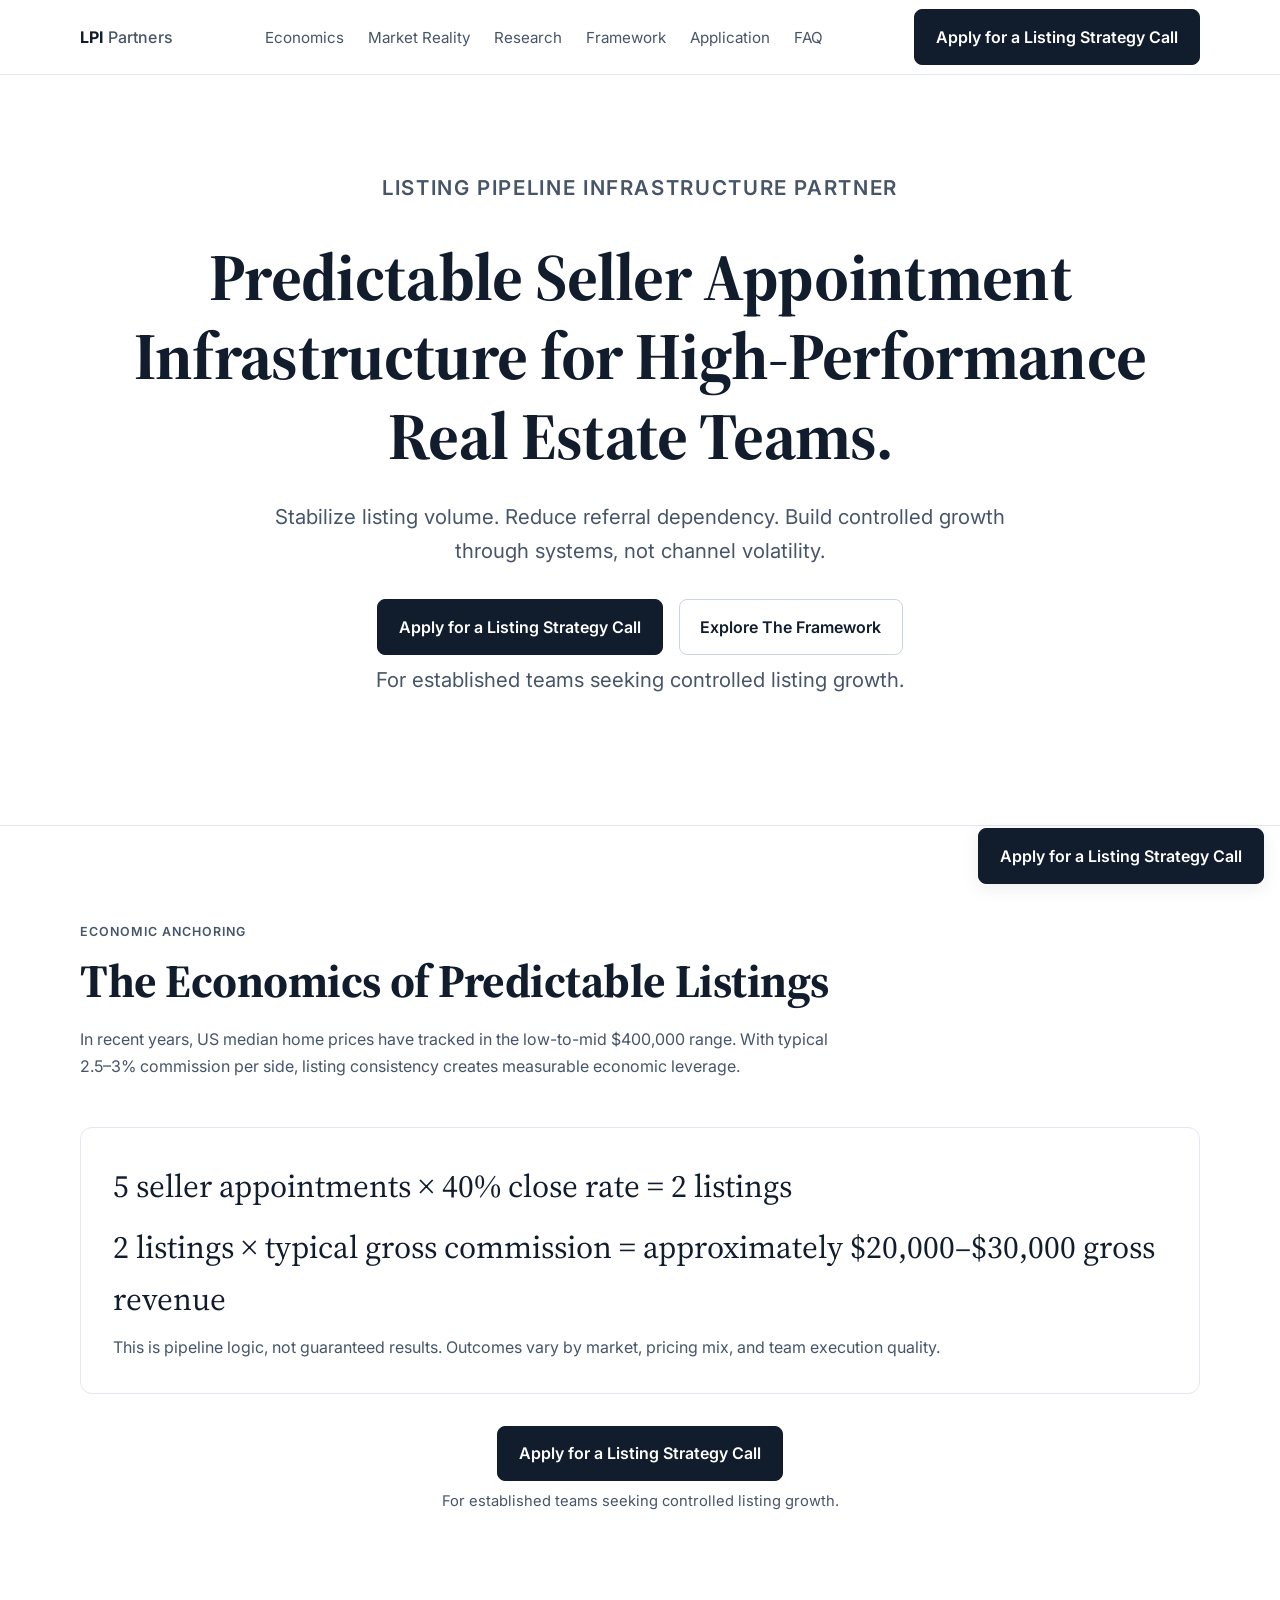
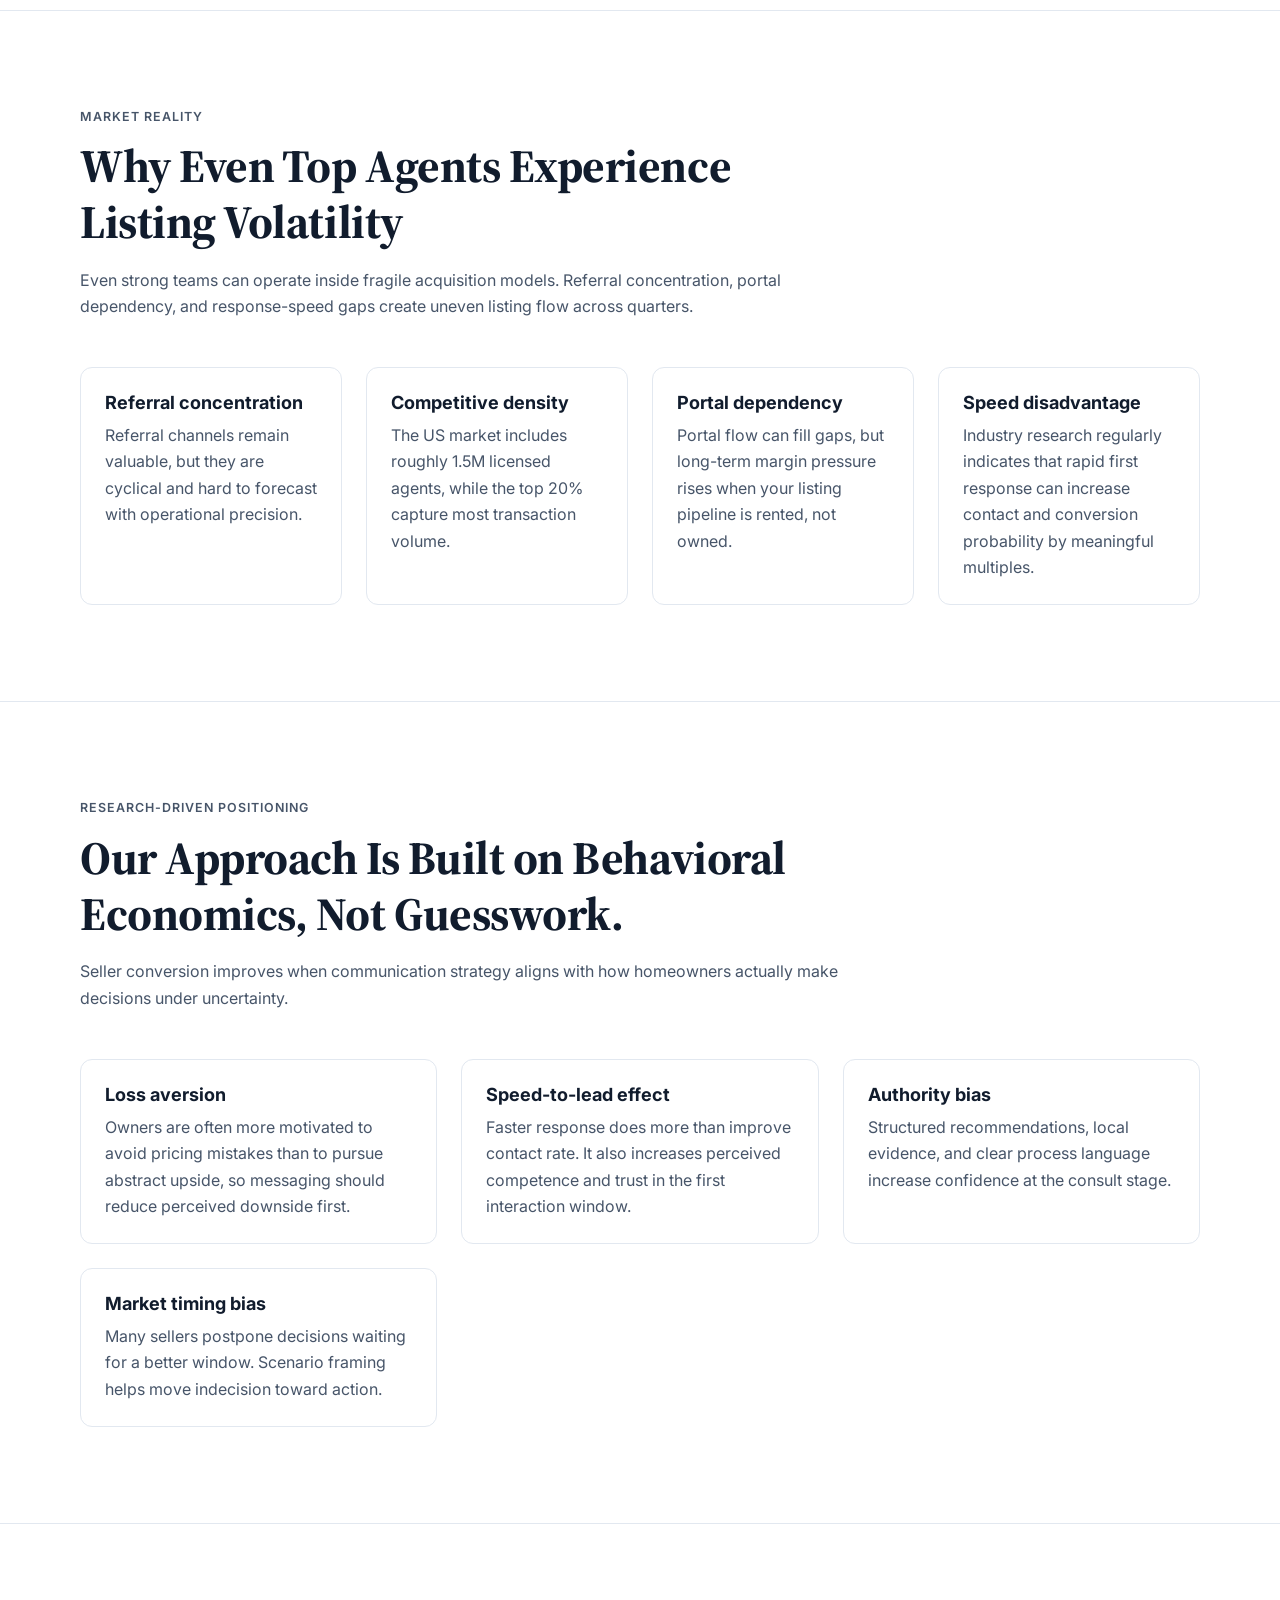
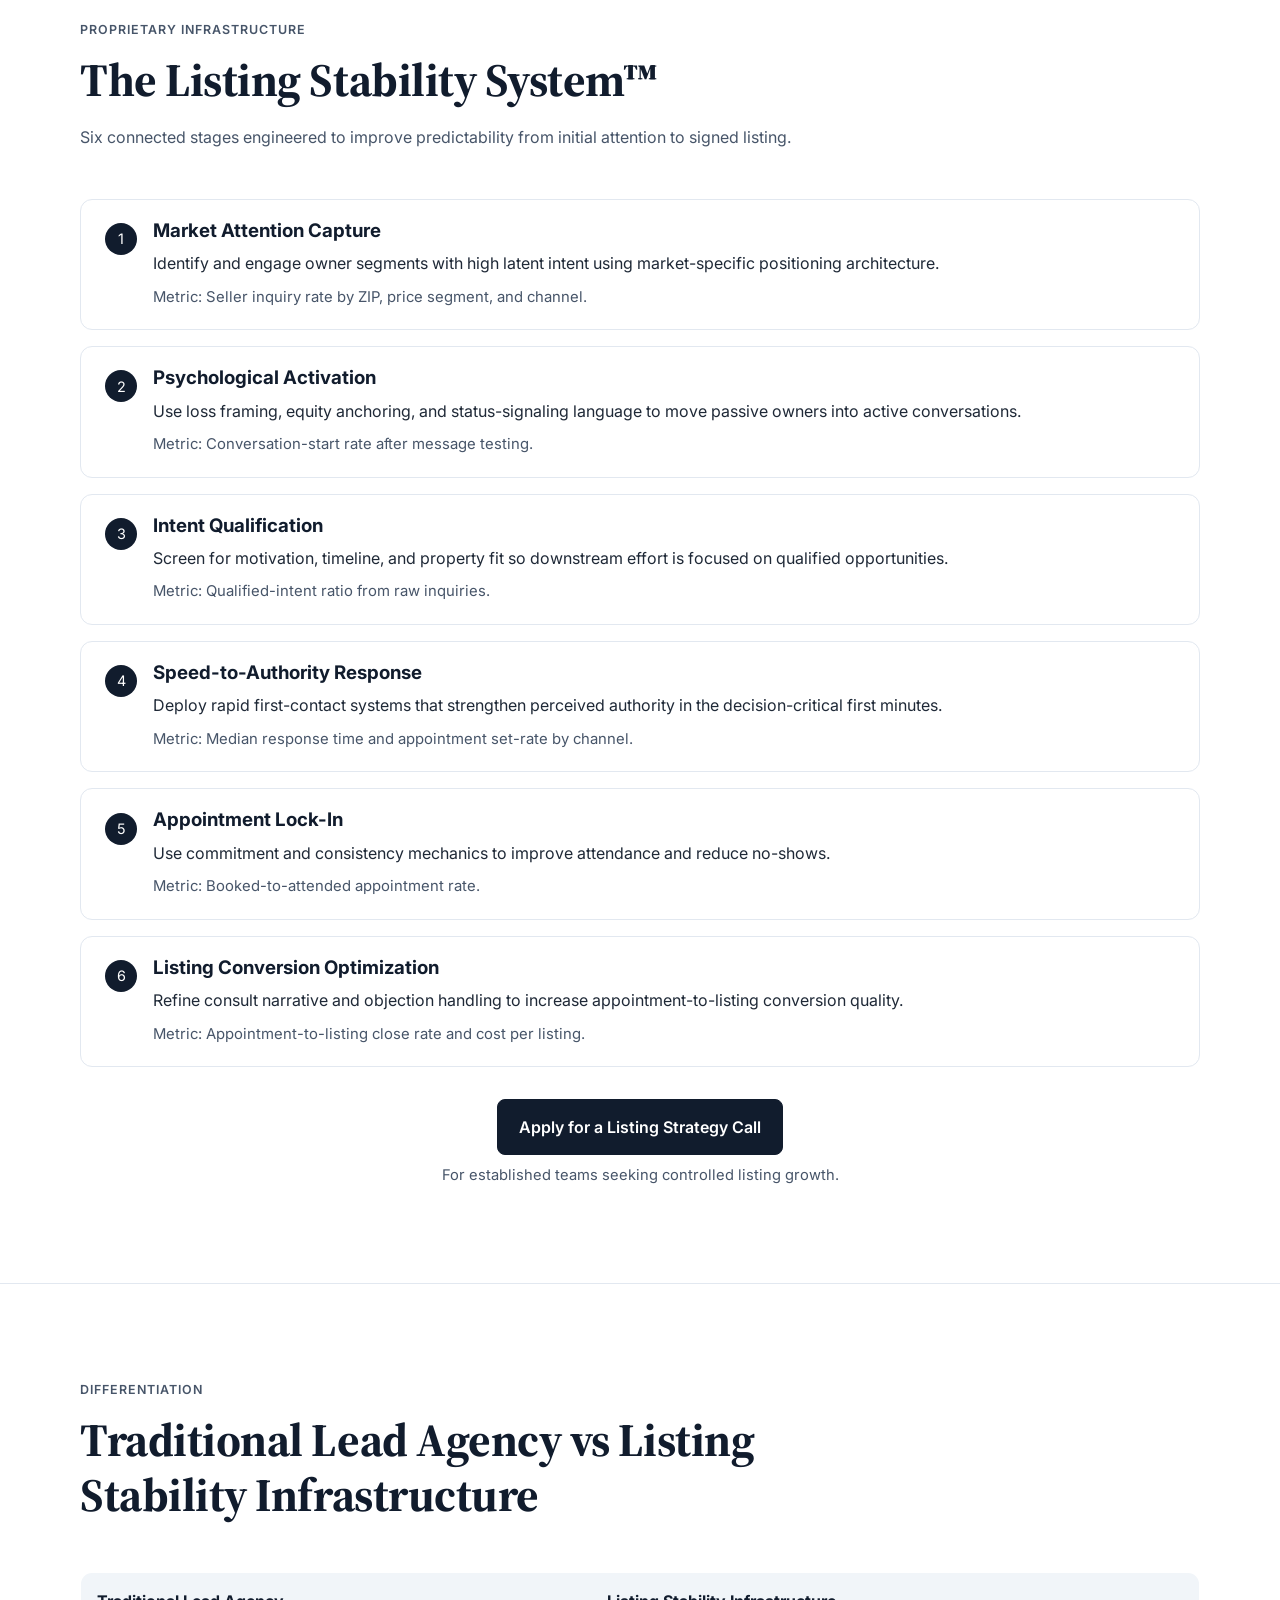
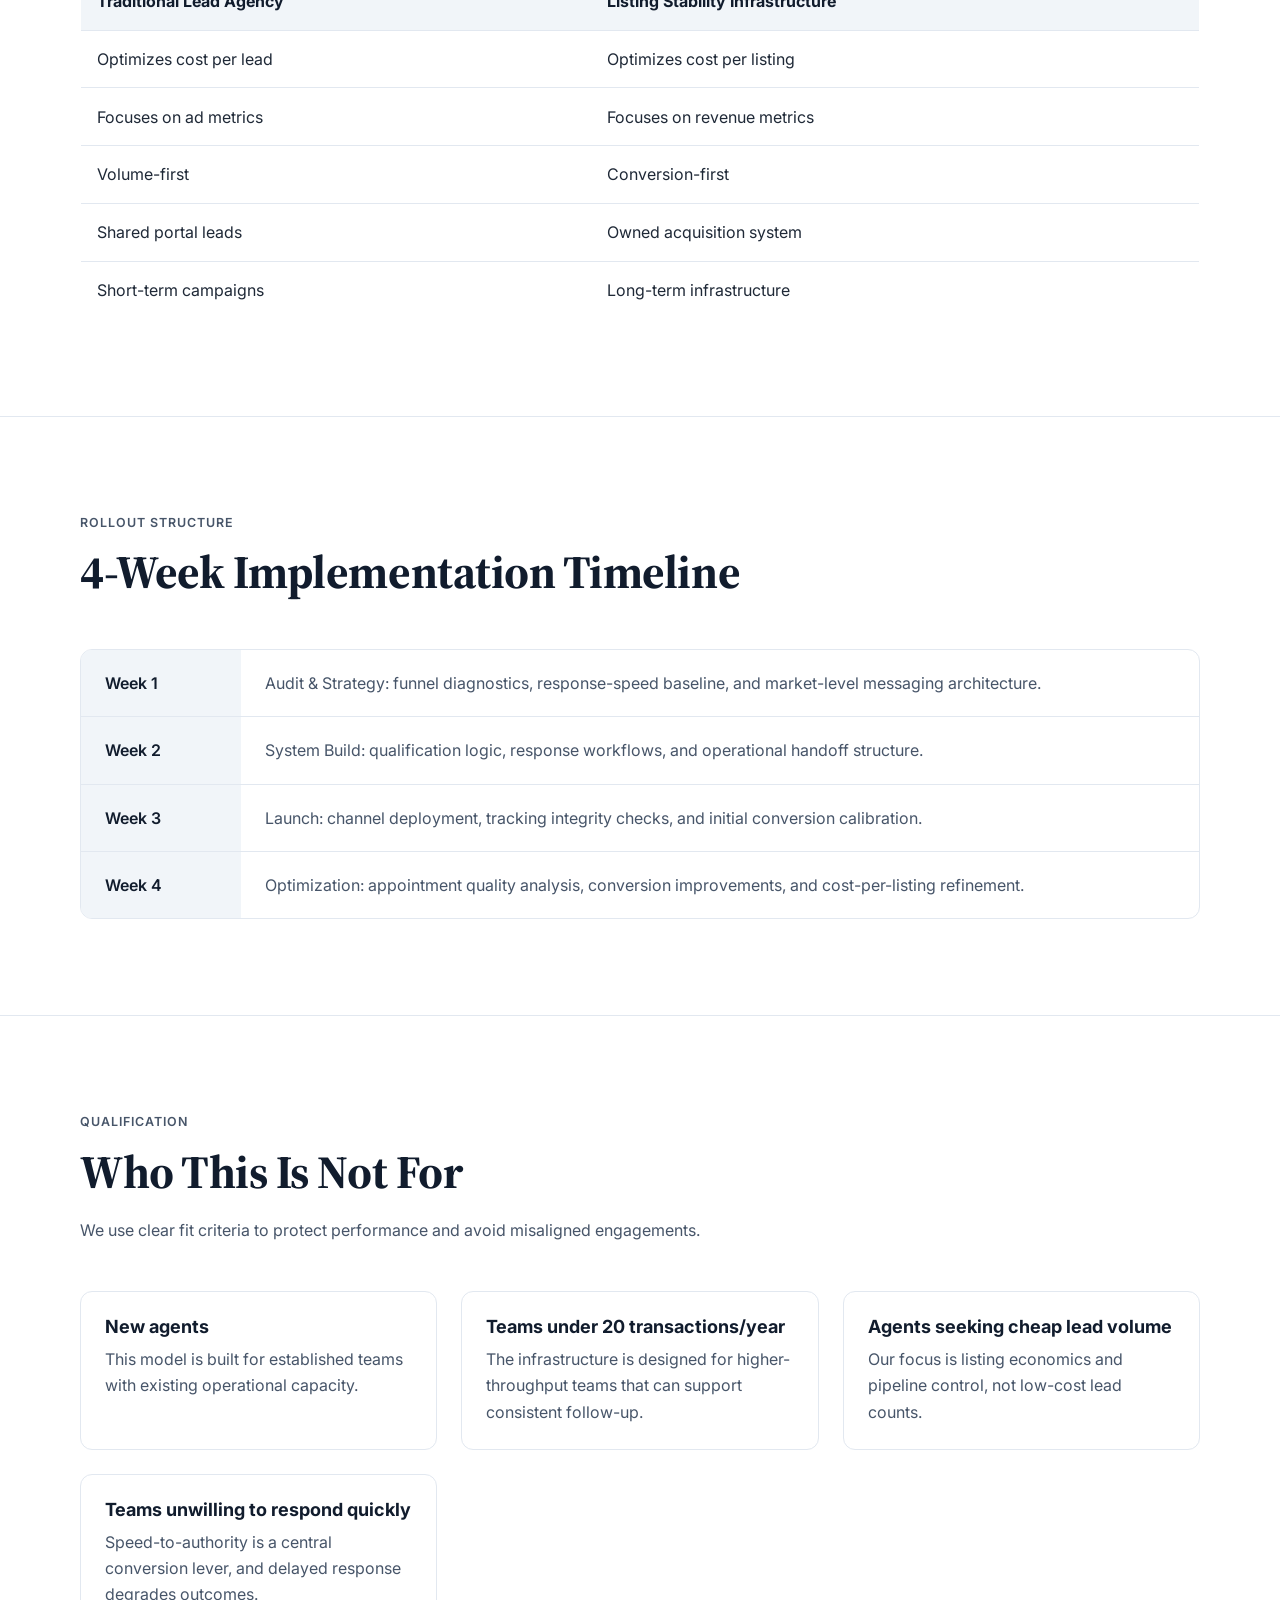
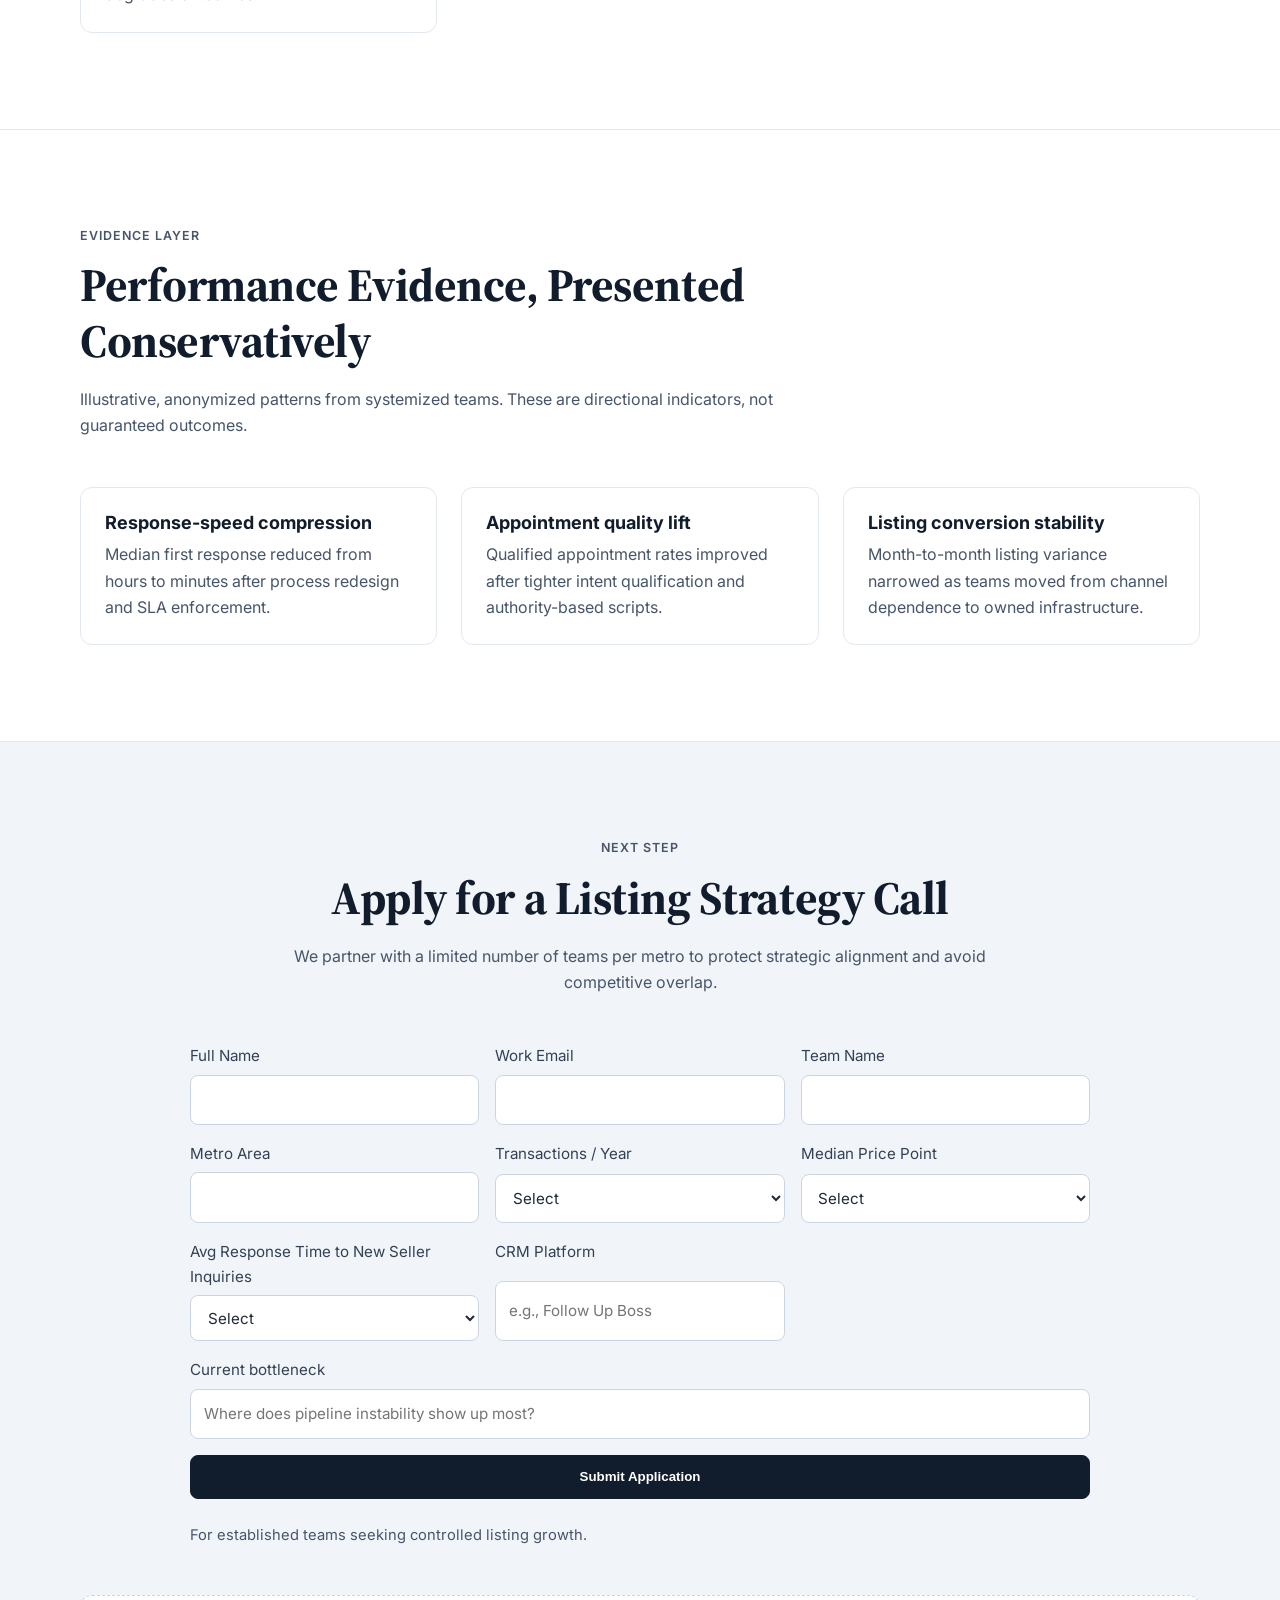
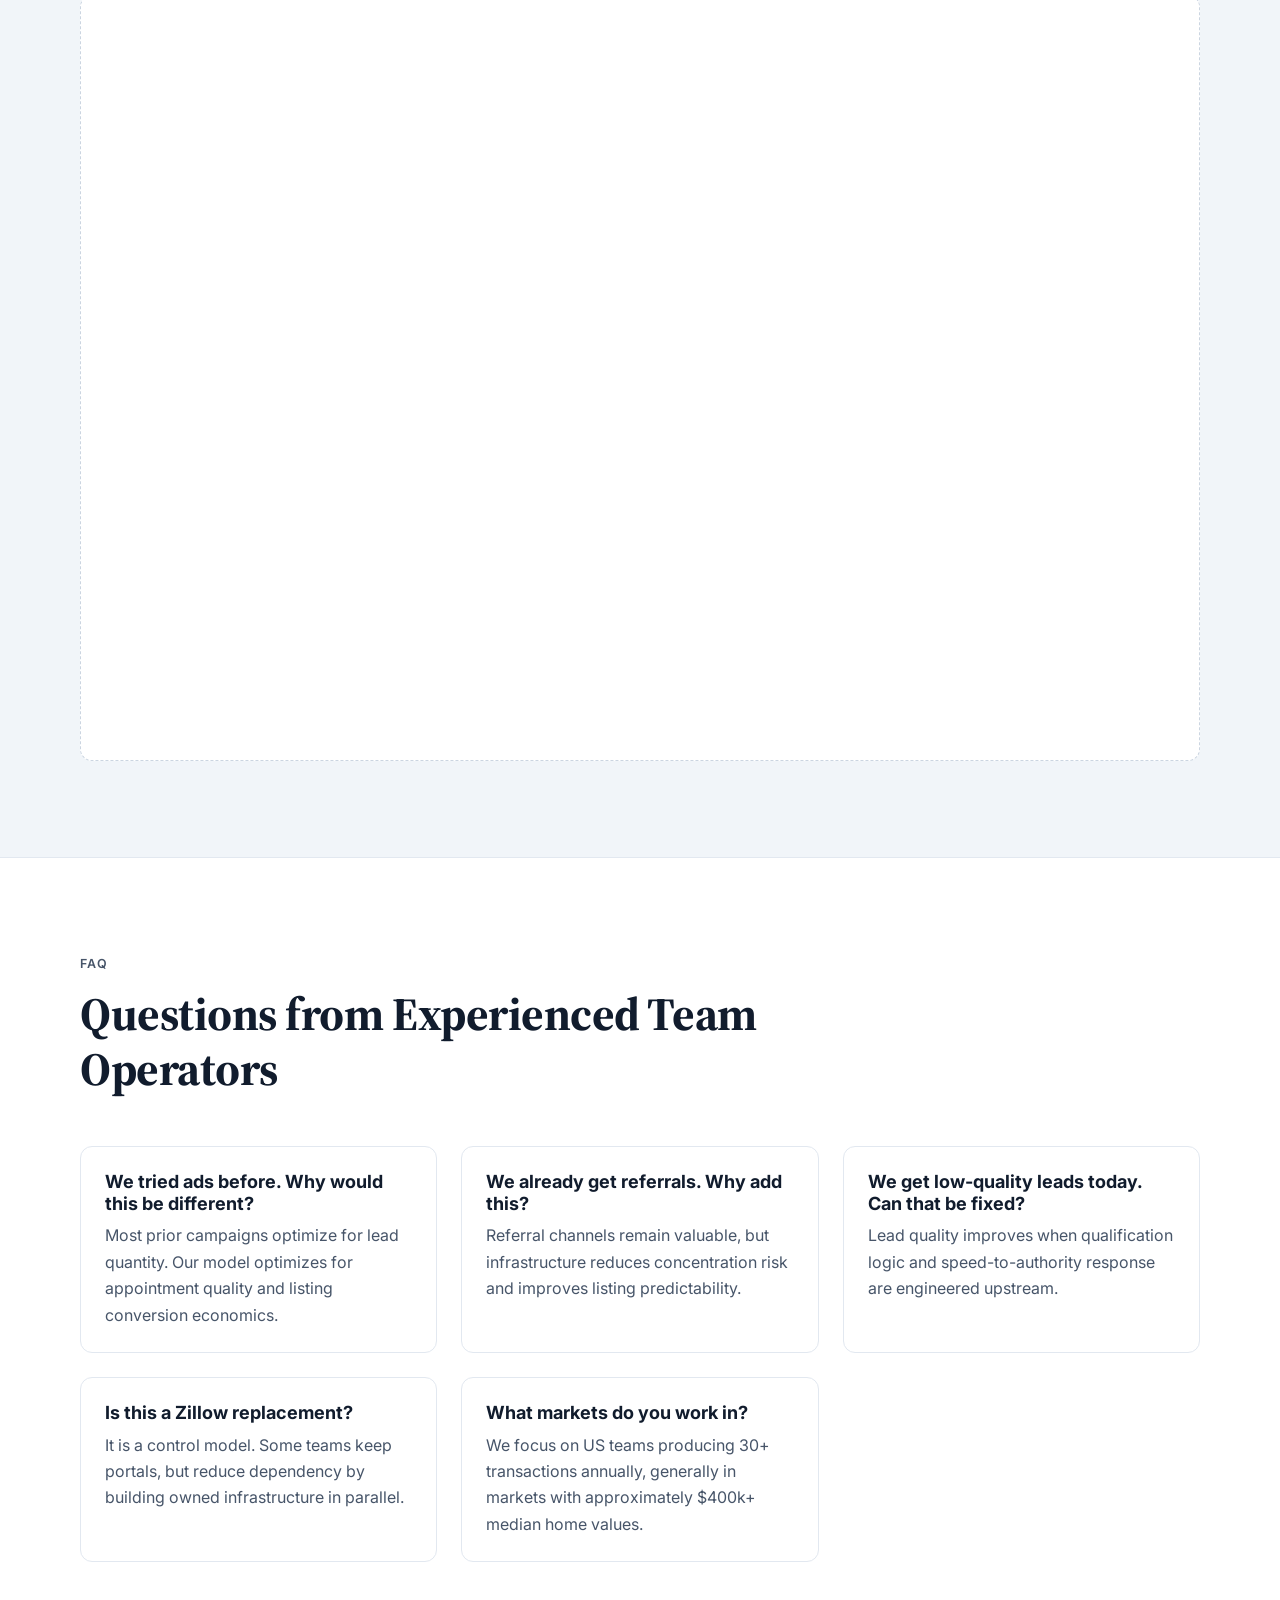
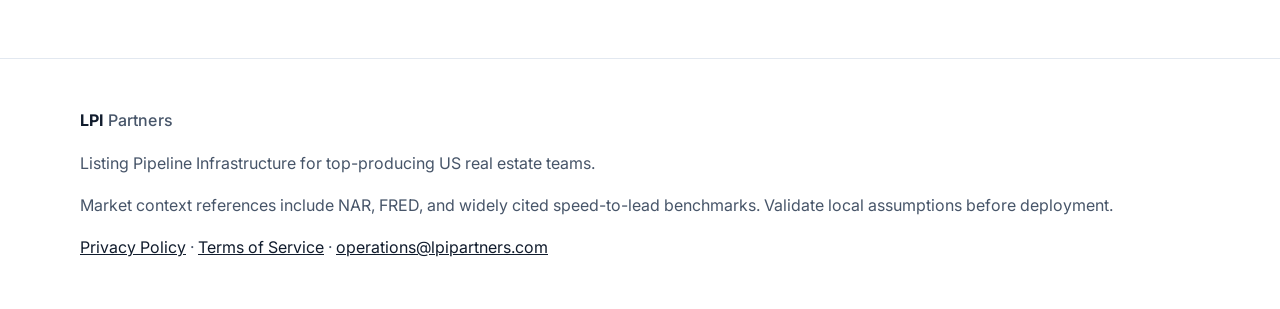
<file: index.html>
<!doctype html>
<html lang="en">
  <head>
    <meta charset="UTF-8" />
    <meta name="viewport" content="width=device-width, initial-scale=1.0" />
    <title>Listing Pipeline Infrastructure for Top-Producing Real Estate Teams</title>
    <meta
      name="description"
      content="Predictable seller appointment infrastructure for established US real estate teams. Shift from cost per lead to cost per listing with The Listing Stability System™."
    />
    <meta
      name="keywords"
      content="listing pipeline infrastructure, seller appointment infrastructure, cost per listing, listing stability system, real estate team growth"
    />
    <meta name="theme-color" content="#0b1320" />
    <meta property="og:title" content="Listing Pipeline Infrastructure Partner" />
    <meta
      property="og:description"
      content="Stabilize listing volume with systems-driven seller acquisition infrastructure for high-performance real estate teams."
    />
    <meta property="og:type" content="website" />
    <meta property="og:url" content="https://lpipartners.com/" />
    <meta property="og:image" content="https://lpipartners.com/assets/og-listing-infrastructure.jpg" />
    <meta name="twitter:card" content="summary_large_image" />
    <meta name="twitter:title" content="Listing Pipeline Infrastructure Partner" />
    <meta
      name="twitter:description"
      content="Predictable seller appointment infrastructure for established US real estate teams."
    />
    <meta name="twitter:image" content="https://lpipartners.com/assets/og-listing-infrastructure.jpg" />

    <link rel="canonical" href="https://lpipartners.com/" />
    <link rel="icon" href="favicon.svg" type="image/svg+xml" />
    <link rel="preconnect" href="https://fonts.googleapis.com" />
    <link rel="preconnect" href="https://fonts.gstatic.com" crossorigin />
    <link
      href="https://fonts.googleapis.com/css2?family=Inter:wght@400;500;600;700&family=Source+Serif+4:wght@500;600;700&display=swap"
      rel="stylesheet"
    />
    <link rel="stylesheet" href="styles.css" />

    <script type="application/ld+json">
      {
        "@context": "https://schema.org",
        "@type": "ProfessionalService",
        "name": "LPI Partners",
        "description": "Predictable seller appointment infrastructure and listing pipeline engineering for established US real estate teams.",
        "url": "https://lpipartners.com/",
        "logo": "https://lpipartners.com/favicon.svg",
        "areaServed": "United States",
        "serviceType": [
          "Seller appointment infrastructure",
          "Listing pipeline engineering",
          "Real estate listing conversion optimization"
        ],
        "audience": {
          "@type": "Audience",
          "audienceType": "Real estate teams with 30+ annual transactions"
        },
        "sameAs": []
      }
    </script>
  </head>
  <body>
    <header class="site-header">
      <div class="container nav-wrap">
        <a class="logo" href="#top">LPI <span>Partners</span></a>
        <nav aria-label="Primary">
          <ul>
            <li><a href="#economics">Economics</a></li>
            <li><a href="#reality">Market Reality</a></li>
            <li><a href="#research">Research</a></li>
            <li><a href="#framework">Framework</a></li>
            <li><a href="#application">Application</a></li>
            <li><a href="#faq">FAQ</a></li>
          </ul>
        </nav>
        <a class="btn btn-primary track-cta" data-cta="header" href="#application">Apply for a Listing Strategy Call</a>
      </div>
    </header>

    <main id="top">
      <section class="hero container" aria-labelledby="hero-title">
        <p class="kicker">Listing Pipeline Infrastructure Partner</p>
        <h1 id="hero-title">Predictable Seller Appointment Infrastructure for High-Performance Real Estate Teams.</h1>
        <p>Stabilize listing volume. Reduce referral dependency. Build controlled growth through systems, not channel volatility.</p>
        <div class="hero-actions">
          <a class="btn btn-primary track-cta" data-cta="hero-primary" href="#application">Apply for a Listing Strategy Call</a>
          <a class="btn btn-secondary" href="#framework">Explore The Framework</a>
        </div>
        <p class="cta-note">For established teams seeking controlled listing growth.</p>
      </section>

      <section id="economics">
        <div class="container">
          <div class="section-head">
            <p class="kicker">Economic Anchoring</p>
            <h2>The Economics of Predictable Listings</h2>
            <p>
              In recent years, US median home prices have tracked in the low-to-mid $400,000 range. With typical 2.5–3% commission per side,
              listing consistency creates measurable economic leverage.
            </p>
          </div>
          <div class="econ-box">
            <p class="math">5 seller appointments × 40% close rate = 2 listings</p>
            <p class="math">2 listings × typical gross commission = approximately $20,000–$30,000 gross revenue</p>
            <p class="micro">This is pipeline logic, not guaranteed results. Outcomes vary by market, pricing mix, and team execution quality.</p>
          </div>
          <div class="cta-inline top-gap">
            <a class="btn btn-primary track-cta" data-cta="economics" href="#application">Apply for a Listing Strategy Call</a>
          </div>
          <p class="cta-note center">For established teams seeking controlled listing growth.</p>
        </div>
      </section>

      <section id="reality">
        <div class="container">
          <div class="section-head">
            <p class="kicker">Market Reality</p>
            <h2>Why Even Top Agents Experience Listing Volatility</h2>
            <p>
              Even strong teams can operate inside fragile acquisition models. Referral concentration, portal dependency, and response-speed gaps
              create uneven listing flow across quarters.
            </p>
          </div>
          <div class="grid-4">
            <article class="card"><h3>Referral concentration</h3><p>Referral channels remain valuable, but they are cyclical and hard to forecast with operational precision.</p></article>
            <article class="card"><h3>Competitive density</h3><p>The US market includes roughly 1.5M licensed agents, while the top 20% capture most transaction volume.</p></article>
            <article class="card"><h3>Portal dependency</h3><p>Portal flow can fill gaps, but long-term margin pressure rises when your listing pipeline is rented, not owned.</p></article>
            <article class="card"><h3>Speed disadvantage</h3><p>Industry research regularly indicates that rapid first response can increase contact and conversion probability by meaningful multiples.</p></article>
          </div>
        </div>
      </section>

      <section id="research">
        <div class="container">
          <div class="section-head">
            <p class="kicker">Research-Driven Positioning</p>
            <h2>Our Approach Is Built on Behavioral Economics, Not Guesswork.</h2>
            <p>Seller conversion improves when communication strategy aligns with how homeowners actually make decisions under uncertainty.</p>
          </div>
          <div class="grid-2">
            <article class="card"><h3>Loss aversion</h3><p>Owners are often more motivated to avoid pricing mistakes than to pursue abstract upside, so messaging should reduce perceived downside first.</p></article>
            <article class="card"><h3>Speed-to-lead effect</h3><p>Faster response does more than improve contact rate. It also increases perceived competence and trust in the first interaction window.</p></article>
            <article class="card"><h3>Authority bias</h3><p>Structured recommendations, local evidence, and clear process language increase confidence at the consult stage.</p></article>
            <article class="card"><h3>Market timing bias</h3><p>Many sellers postpone decisions waiting for a better window. Scenario framing helps move indecision toward action.</p></article>
          </div>
        </div>
      </section>

      <section id="framework">
        <div class="container">
          <div class="section-head">
            <p class="kicker">Proprietary Infrastructure</p>
            <h2>The Listing Stability System™</h2>
            <p>Six connected stages engineered to improve predictability from initial attention to signed listing.</p>
          </div>
          <div class="system-flow" role="list" aria-label="Listing Stability System stages">
            <article class="flow-step" role="listitem"><div class="flow-index">1</div><div><h3>Market Attention Capture</h3><p>Identify and engage owner segments with high latent intent using market-specific positioning architecture.</p><p class="metric">Metric: Seller inquiry rate by ZIP, price segment, and channel.</p></div></article>
            <article class="flow-step" role="listitem"><div class="flow-index">2</div><div><h3>Psychological Activation</h3><p>Use loss framing, equity anchoring, and status-signaling language to move passive owners into active conversations.</p><p class="metric">Metric: Conversation-start rate after message testing.</p></div></article>
            <article class="flow-step" role="listitem"><div class="flow-index">3</div><div><h3>Intent Qualification</h3><p>Screen for motivation, timeline, and property fit so downstream effort is focused on qualified opportunities.</p><p class="metric">Metric: Qualified-intent ratio from raw inquiries.</p></div></article>
            <article class="flow-step" role="listitem"><div class="flow-index">4</div><div><h3>Speed-to-Authority Response</h3><p>Deploy rapid first-contact systems that strengthen perceived authority in the decision-critical first minutes.</p><p class="metric">Metric: Median response time and appointment set-rate by channel.</p></div></article>
            <article class="flow-step" role="listitem"><div class="flow-index">5</div><div><h3>Appointment Lock-In</h3><p>Use commitment and consistency mechanics to improve attendance and reduce no-shows.</p><p class="metric">Metric: Booked-to-attended appointment rate.</p></div></article>
            <article class="flow-step" role="listitem"><div class="flow-index">6</div><div><h3>Listing Conversion Optimization</h3><p>Refine consult narrative and objection handling to increase appointment-to-listing conversion quality.</p><p class="metric">Metric: Appointment-to-listing close rate and cost per listing.</p></div></article>
          </div>
          <div class="cta-inline top-gap">
            <a class="btn btn-primary track-cta" data-cta="framework" href="#application">Apply for a Listing Strategy Call</a>
          </div>
          <p class="cta-note center">For established teams seeking controlled listing growth.</p>
        </div>
      </section>

      <section id="comparison">
        <div class="container">
          <div class="section-head">
            <p class="kicker">Differentiation</p>
            <h2>Traditional Lead Agency vs Listing Stability Infrastructure</h2>
          </div>
          <div class="table-wrap">
            <table>
              <thead><tr><th>Traditional Lead Agency</th><th>Listing Stability Infrastructure</th></tr></thead>
              <tbody>
                <tr><td>Optimizes cost per lead</td><td>Optimizes cost per listing</td></tr>
                <tr><td>Focuses on ad metrics</td><td>Focuses on revenue metrics</td></tr>
                <tr><td>Volume-first</td><td>Conversion-first</td></tr>
                <tr><td>Shared portal leads</td><td>Owned acquisition system</td></tr>
                <tr><td>Short-term campaigns</td><td>Long-term infrastructure</td></tr>
              </tbody>
            </table>
          </div>
        </div>
      </section>

      <section id="timeline">
        <div class="container">
          <div class="section-head"><p class="kicker">Rollout Structure</p><h2>4-Week Implementation Timeline</h2></div>
          <div class="timeline">
            <div class="timeline-row"><div class="timeline-week">Week 1</div><div class="timeline-detail">Audit &amp; Strategy: funnel diagnostics, response-speed baseline, and market-level messaging architecture.</div></div>
            <div class="timeline-row"><div class="timeline-week">Week 2</div><div class="timeline-detail">System Build: qualification logic, response workflows, and operational handoff structure.</div></div>
            <div class="timeline-row"><div class="timeline-week">Week 3</div><div class="timeline-detail">Launch: channel deployment, tracking integrity checks, and initial conversion calibration.</div></div>
            <div class="timeline-row"><div class="timeline-week">Week 4</div><div class="timeline-detail">Optimization: appointment quality analysis, conversion improvements, and cost-per-listing refinement.</div></div>
          </div>
        </div>
      </section>

      <section id="fit">
        <div class="container">
          <div class="section-head"><p class="kicker">Qualification</p><h2>Who This Is Not For</h2><p>We use clear fit criteria to protect performance and avoid misaligned engagements.</p></div>
          <div class="grid-2">
            <article class="card"><h3>New agents</h3><p>This model is built for established teams with existing operational capacity.</p></article>
            <article class="card"><h3>Teams under 20 transactions/year</h3><p>The infrastructure is designed for higher-throughput teams that can support consistent follow-up.</p></article>
            <article class="card"><h3>Agents seeking cheap lead volume</h3><p>Our focus is listing economics and pipeline control, not low-cost lead counts.</p></article>
            <article class="card"><h3>Teams unwilling to respond quickly</h3><p>Speed-to-authority is a central conversion lever, and delayed response degrades outcomes.</p></article>
          </div>
        </div>
      </section>

      <section id="evidence">
        <div class="container">
          <div class="section-head">
            <p class="kicker">Evidence Layer</p>
            <h2>Performance Evidence, Presented Conservatively</h2>
            <p>Illustrative, anonymized patterns from systemized teams. These are directional indicators, not guaranteed outcomes.</p>
          </div>
          <div class="grid-3">
            <article class="card"><h3>Response-speed compression</h3><p>Median first response reduced from hours to minutes after process redesign and SLA enforcement.</p></article>
            <article class="card"><h3>Appointment quality lift</h3><p>Qualified appointment rates improved after tighter intent qualification and authority-based scripts.</p></article>
            <article class="card"><h3>Listing conversion stability</h3><p>Month-to-month listing variance narrowed as teams moved from channel dependence to owned infrastructure.</p></article>
          </div>
        </div>
      </section>

      <section id="application" class="final-cta">
        <div class="container">
          <div class="section-head center-head">
            <p class="kicker">Next Step</p>
            <h2>Apply for a Listing Strategy Call</h2>
            <p>We partner with a limited number of teams per metro to protect strategic alignment and avoid competitive overlap.</p>
          </div>

          <form id="strategy-form" class="application-form" novalidate>
            <div class="form-grid">
              <label>Full Name<input required name="name" type="text" autocomplete="name" /></label>
              <label>Work Email<input required name="email" type="email" autocomplete="email" /></label>
              <label>Team Name<input required name="teamName" type="text" /></label>
              <label>Metro Area<input required name="metro" type="text" /></label>
              <label>Transactions / Year
                <select required name="transactionsPerYear">
                  <option value="">Select</option>
                  <option>20-29</option>
                  <option>30-49</option>
                  <option>50-99</option>
                  <option>100+</option>
                </select>
              </label>
              <label>Median Price Point
                <select required name="medianPriceRange">
                  <option value="">Select</option>
                  <option>$300k-$399k</option>
                  <option>$400k-$599k</option>
                  <option>$600k-$899k</option>
                  <option>$900k+</option>
                </select>
              </label>
              <label>Avg Response Time to New Seller Inquiries
                <select required name="responseSLA">
                  <option value="">Select</option>
                  <option>&lt;5 minutes</option>
                  <option>5-15 minutes</option>
                  <option>15-60 minutes</option>
                  <option>1+ hours</option>
                </select>
              </label>
              <label>CRM Platform<input name="crm" type="text" placeholder="e.g., Follow Up Boss" /></label>
            </div>
            <label>Current bottleneck<input name="bottleneck" type="text" placeholder="Where does pipeline instability show up most?" /></label>

            <button class="btn btn-primary track-cta" data-cta="application-submit" type="submit">Submit Application</button>
            <p class="cta-note">For established teams seeking controlled listing growth.</p>
            <p id="form-status" class="micro" role="status" aria-live="polite"></p>
          </form>

          <div class="calendly-placeholder" aria-label="Calendly embed">
            <div id="calendly-inline-widget"></div>
            <noscript>Enable JavaScript to load scheduling. You can also email operations@lpipartners.com.</noscript>
          </div>
        </div>
      </section>

      <section id="faq">
        <div class="container">
          <div class="section-head"><p class="kicker">FAQ</p><h2>Questions from Experienced Team Operators</h2></div>
          <div class="grid-2">
            <article class="card"><h3>We tried ads before. Why would this be different?</h3><p>Most prior campaigns optimize for lead quantity. Our model optimizes for appointment quality and listing conversion economics.</p></article>
            <article class="card"><h3>We already get referrals. Why add this?</h3><p>Referral channels remain valuable, but infrastructure reduces concentration risk and improves listing predictability.</p></article>
            <article class="card"><h3>We get low-quality leads today. Can that be fixed?</h3><p>Lead quality improves when qualification logic and speed-to-authority response are engineered upstream.</p></article>
            <article class="card"><h3>Is this a Zillow replacement?</h3><p>It is a control model. Some teams keep portals, but reduce dependency by building owned infrastructure in parallel.</p></article>
            <article class="card"><h3>What markets do you work in?</h3><p>We focus on US teams producing 30+ transactions annually, generally in markets with approximately $400k+ median home values.</p></article>
          </div>
        </div>
      </section>
    </main>

    <a class="sticky-cta track-cta" data-cta="sticky" href="#application"><span class="btn btn-primary">Apply for a Listing Strategy Call</span></a>

    <footer>
      <div class="container footer-grid">
        <p class="logo footer-logo">LPI <span>Partners</span></p>
        <p class="micro">Listing Pipeline Infrastructure for top-producing US real estate teams.</p>
        <p class="micro">Market context references include NAR, FRED, and widely cited speed-to-lead benchmarks. Validate local assumptions before deployment.</p>
        <p class="micro legal-links"><a href="privacy.html">Privacy Policy</a> · <a href="terms.html">Terms of Service</a> · <a href="mailto:operations@lpipartners.com">operations@lpipartners.com</a></p>
      </div>
    </footer>

    <script src="app.js" defer></script>
  </body>
</html>
</file>
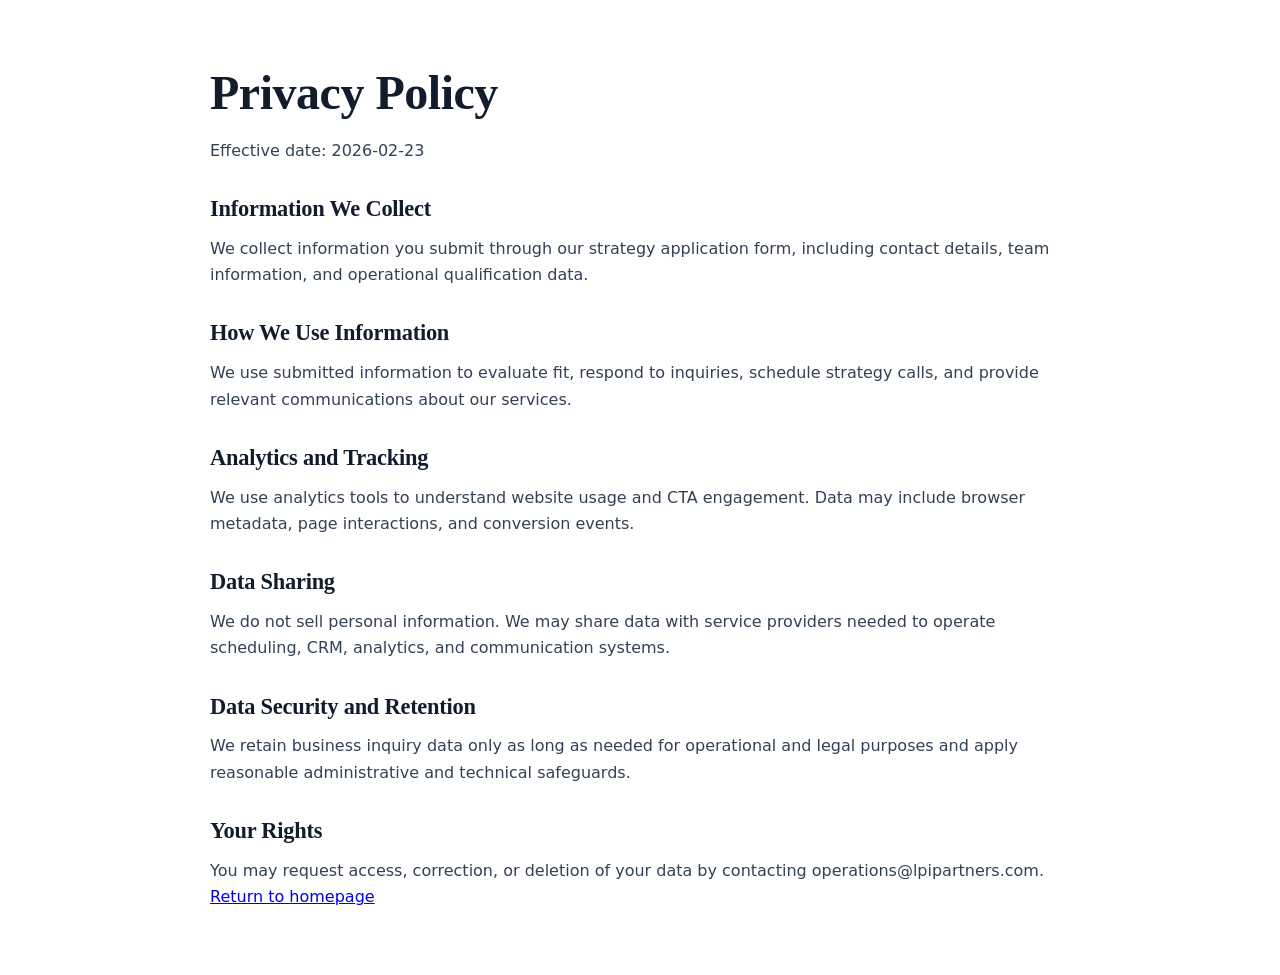
<file: privacy.html>
<!doctype html>
<html lang="en">
  <head>
    <meta charset="UTF-8" />
    <meta name="viewport" content="width=device-width, initial-scale=1.0" />
    <title>Privacy Policy | LPI Partners</title>
    <meta name="description" content="Privacy Policy for LPI Partners." />
    <link rel="canonical" href="https://lpipartners.com/privacy.html" />
    <link rel="icon" href="favicon.svg" type="image/svg+xml" />
    <link rel="stylesheet" href="styles.css" />
  </head>
  <body>
    <main class="container page-legal">
      <h1>Privacy Policy</h1>
      <p>Effective date: 2026-02-23</p>

      <h2>Information We Collect</h2>
      <p>We collect information you submit through our strategy application form, including contact details, team information, and operational qualification data.</p>

      <h2>How We Use Information</h2>
      <p>We use submitted information to evaluate fit, respond to inquiries, schedule strategy calls, and provide relevant communications about our services.</p>

      <h2>Analytics and Tracking</h2>
      <p>We use analytics tools to understand website usage and CTA engagement. Data may include browser metadata, page interactions, and conversion events.</p>

      <h2>Data Sharing</h2>
      <p>We do not sell personal information. We may share data with service providers needed to operate scheduling, CRM, analytics, and communication systems.</p>

      <h2>Data Security and Retention</h2>
      <p>We retain business inquiry data only as long as needed for operational and legal purposes and apply reasonable administrative and technical safeguards.</p>

      <h2>Your Rights</h2>
      <p>You may request access, correction, or deletion of your data by contacting operations@lpipartners.com.</p>

      <p><a href="index.html">Return to homepage</a></p>
    </main>
  </body>
</html>
</file>
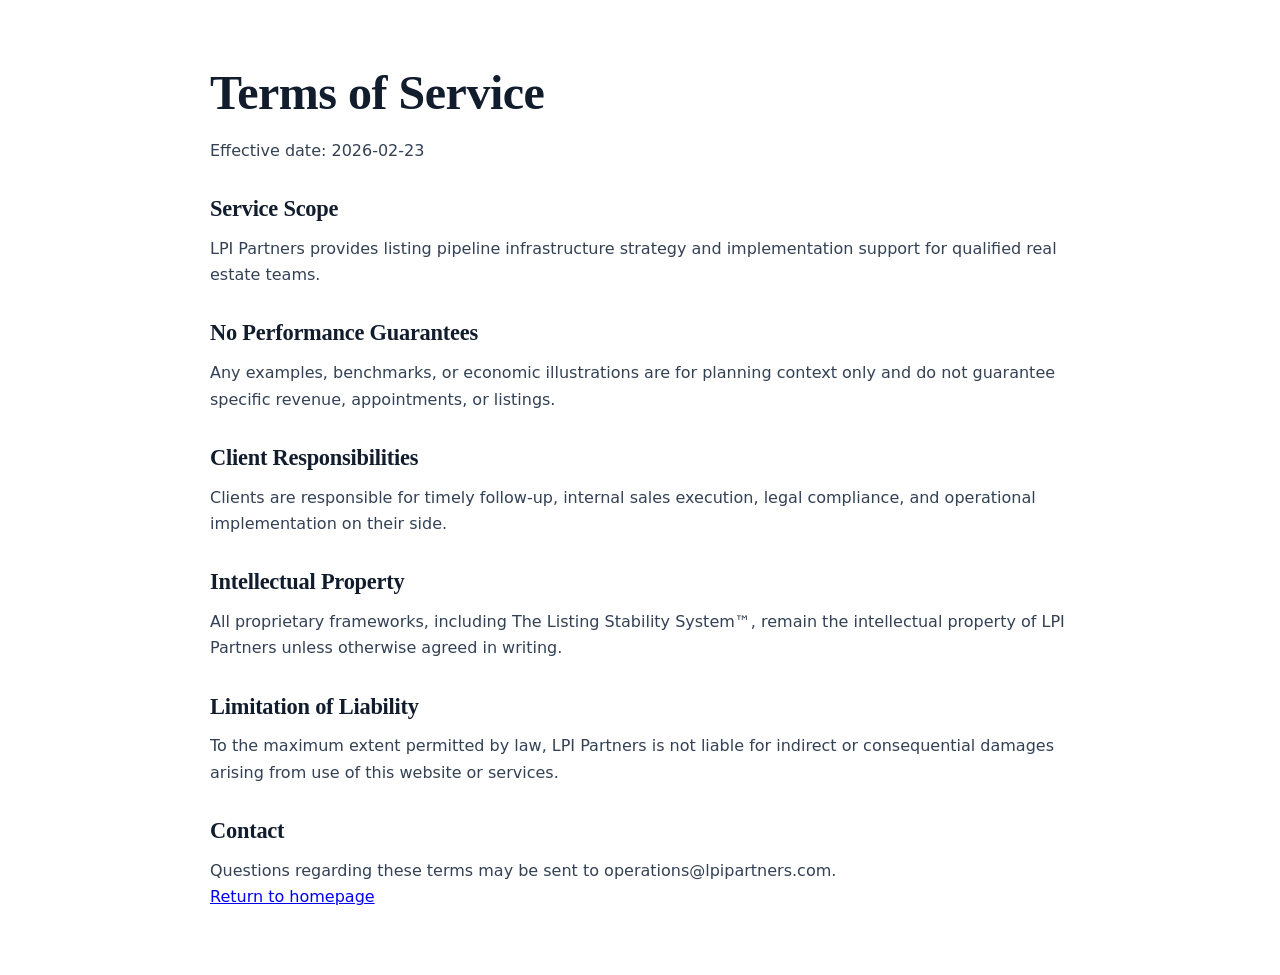
<file: terms.html>
<!doctype html>
<html lang="en">
  <head>
    <meta charset="UTF-8" />
    <meta name="viewport" content="width=device-width, initial-scale=1.0" />
    <title>Terms of Service | LPI Partners</title>
    <meta name="description" content="Terms of Service for LPI Partners." />
    <link rel="canonical" href="https://lpipartners.com/terms.html" />
    <link rel="icon" href="favicon.svg" type="image/svg+xml" />
    <link rel="stylesheet" href="styles.css" />
  </head>
  <body>
    <main class="container page-legal">
      <h1>Terms of Service</h1>
      <p>Effective date: 2026-02-23</p>

      <h2>Service Scope</h2>
      <p>LPI Partners provides listing pipeline infrastructure strategy and implementation support for qualified real estate teams.</p>

      <h2>No Performance Guarantees</h2>
      <p>Any examples, benchmarks, or economic illustrations are for planning context only and do not guarantee specific revenue, appointments, or listings.</p>

      <h2>Client Responsibilities</h2>
      <p>Clients are responsible for timely follow-up, internal sales execution, legal compliance, and operational implementation on their side.</p>

      <h2>Intellectual Property</h2>
      <p>All proprietary frameworks, including The Listing Stability System™, remain the intellectual property of LPI Partners unless otherwise agreed in writing.</p>

      <h2>Limitation of Liability</h2>
      <p>To the maximum extent permitted by law, LPI Partners is not liable for indirect or consequential damages arising from use of this website or services.</p>

      <h2>Contact</h2>
      <p>Questions regarding these terms may be sent to operations@lpipartners.com.</p>

      <p><a href="index.html">Return to homepage</a></p>
    </main>
  </body>
</html>
</file>
<file: styles.css>
:root {
  --navy-950: #0b1320;
  --navy-900: #111c2d;
  --charcoal-800: #1f2937;
  --slate-700: #334155;
  --slate-600: #475569;
  --slate-300: #cbd5e1;
  --slate-200: #e2e8f0;
  --slate-100: #f1f5f9;
  --white: #ffffff;
  --container: 1120px;
  --radius-sm: 8px;
  --radius-md: 12px;
  --space-2: 0.5rem;
  --space-3: 0.75rem;
  --space-4: 1rem;
  --space-5: 1.25rem;
  --space-6: 1.5rem;
  --space-8: 2rem;
  --space-10: 2.5rem;
  --space-12: 3rem;
  --space-16: 4rem;
  --space-20: 5rem;
  --space-24: 6rem;
  --shadow-subtle: 0 4px 16px rgba(17, 28, 45, 0.08);
}

*, *::before, *::after { box-sizing: border-box; }
html { scroll-behavior: smooth; }
body {
  margin: 0;
  font-family: Inter, system-ui, -apple-system, sans-serif;
  color: var(--charcoal-800);
  background: var(--white);
  line-height: 1.65;
}
.container { width: min(92%, var(--container)); margin-inline: auto; }
section { padding: var(--space-24) 0; border-top: 1px solid var(--slate-200); }
h1, h2, h3 { margin: 0; color: var(--navy-900); line-height: 1.2; }
h1, h2 { font-family: "Source Serif 4", Georgia, serif; letter-spacing: -0.01em; }
p { margin: 0; }
.kicker { text-transform: uppercase; letter-spacing: 0.08em; font-size: 0.78rem; color: var(--slate-600); font-weight: 600; margin-bottom: var(--space-3); }
.section-head { max-width: 780px; margin-bottom: var(--space-12); }
.section-head h2 { font-size: clamp(2rem, 4.2vw, 2.9rem); margin-bottom: var(--space-4); }
.section-head p { color: var(--slate-600); }
.center-head { text-align: center; margin-inline: auto; }

.btn {
  display: inline-flex;
  align-items: center;
  justify-content: center;
  text-decoration: none;
  font-weight: 600;
  border-radius: var(--radius-sm);
  padding: 0.85rem 1.3rem;
  min-height: 44px;
  transition: transform 180ms ease, background-color 180ms ease, border-color 180ms ease;
}
.btn-primary { background: var(--navy-900); color: var(--white); border: 1px solid var(--navy-900); }
.btn-primary:hover, .btn-primary:focus-visible { background: var(--navy-950); transform: translateY(-1px); }
.btn-secondary { border: 1px solid var(--slate-300); color: var(--navy-900); background: var(--white); }
.btn-secondary:hover, .btn-secondary:focus-visible { border-color: var(--navy-900); }
.cta-note { margin-top: var(--space-2); font-size: 0.92rem; color: var(--slate-600); }
.center { text-align: center; }
.top-gap { margin-top: var(--space-8); }

.site-header {
  position: sticky;
  top: 0;
  z-index: 100;
  background: rgba(255, 255, 255, 0.97);
  border-bottom: 1px solid var(--slate-200);
  backdrop-filter: blur(6px);
}
.nav-wrap { min-height: 74px; display: flex; align-items: center; justify-content: space-between; gap: var(--space-6); }
.logo { text-decoration: none; color: var(--navy-900); font-weight: 700; letter-spacing: 0.01em; }
.logo span { font-weight: 500; color: var(--slate-600); }
nav ul { list-style: none; display: flex; align-items: center; gap: var(--space-6); margin: 0; padding: 0; }
nav a { text-decoration: none; color: var(--slate-600); font-size: 0.95rem; }
nav a:hover, nav a:focus-visible { color: var(--navy-900); }

.hero { text-align: center; padding-top: var(--space-24); border-top: 0; }
.hero h1 { font-size: clamp(2.4rem, 5.2vw, 4.15rem); max-width: 1020px; margin-inline: auto; margin-bottom: var(--space-6); }
.hero p { max-width: 760px; margin-inline: auto; color: var(--slate-600); font-size: clamp(1.05rem, 2.1vw, 1.28rem); margin-bottom: var(--space-8); }
.hero-actions, .cta-inline { display: flex; justify-content: center; gap: var(--space-4); flex-wrap: wrap; }

.grid-2, .grid-3, .grid-4 { display: grid; gap: var(--space-6); }
.grid-2 { grid-template-columns: repeat(auto-fit, minmax(280px, 1fr)); }
.grid-3 { grid-template-columns: repeat(auto-fit, minmax(230px, 1fr)); }
.grid-4 { grid-template-columns: repeat(auto-fit, minmax(220px, 1fr)); }
.card { border: 1px solid var(--slate-200); border-radius: var(--radius-md); padding: var(--space-6); background: var(--white); }
.card h3 { margin-bottom: var(--space-2); font-size: 1.13rem; }
.card p, .micro { color: var(--slate-600); }
.econ-box { border: 1px solid var(--slate-200); border-radius: var(--radius-md); padding: var(--space-8); background: var(--white); }
.math { font-family: "Source Serif 4", Georgia, serif; color: var(--navy-900); font-size: clamp(1.32rem, 3vw, 2rem); margin-bottom: var(--space-2); }

.system-flow { display: grid; gap: var(--space-4); }
.flow-step { border: 1px solid var(--slate-200); border-radius: var(--radius-md); padding: var(--space-5) var(--space-6); display: grid; grid-template-columns: auto 1fr; gap: var(--space-4); }
.flow-index { width: 2rem; height: 2rem; border-radius: 999px; display: grid; place-content: center; font-size: 0.9rem; color: var(--white); background: var(--navy-900); margin-top: 0.2rem; }
.flow-step h3 { margin-bottom: var(--space-2); }
.metric { margin-top: var(--space-2); color: var(--slate-600); font-size: 0.93rem; }

.table-wrap { overflow-x: auto; }
table { width: 100%; border-collapse: collapse; border: 1px solid var(--slate-200); border-radius: var(--radius-md); overflow: hidden; }
th, td { text-align: left; vertical-align: top; border-bottom: 1px solid var(--slate-200); padding: 0.95rem 1rem; }
th { background: var(--slate-100); color: var(--navy-900); }

.timeline { border: 1px solid var(--slate-200); border-radius: var(--radius-md); overflow: hidden; }
.timeline-row { display: grid; grid-template-columns: 160px 1fr; border-bottom: 1px solid var(--slate-200); }
.timeline-row:last-child { border-bottom: 0; }
.timeline-week, .timeline-detail { padding: var(--space-5) var(--space-6); }
.timeline-week { background: var(--slate-100); color: var(--navy-900); font-weight: 600; }
.timeline-detail { color: var(--slate-600); }

.final-cta { background: var(--slate-100); text-align: center; }
.application-form { max-width: 900px; margin: 0 auto; display: grid; gap: var(--space-4); text-align: left; }
.form-grid { display: grid; grid-template-columns: repeat(auto-fit, minmax(220px, 1fr)); gap: var(--space-4); }
label { display: grid; gap: 0.4rem; color: var(--slate-700); font-size: 0.95rem; }
input, select { width: 100%; padding: 0.72rem 0.8rem; border: 1px solid var(--slate-300); border-radius: 8px; background: #fff; color: var(--charcoal-800); font: inherit; }
input:focus-visible, select:focus-visible, .btn:focus-visible, a:focus-visible { outline: 2px solid var(--navy-900); outline-offset: 2px; }
.calendly-placeholder { margin-top: var(--space-8); border: 1px dashed var(--slate-300); border-radius: var(--radius-md); padding: var(--space-8); background: var(--white); color: var(--slate-600); }
#calendly-inline-widget { min-height: 700px; }
.sticky-cta { position: fixed; right: 1rem; bottom: 1rem; z-index: 110; box-shadow: var(--shadow-subtle); }

footer { padding: var(--space-12) 0; border-top: 1px solid var(--slate-200); }
.footer-grid { display: grid; gap: var(--space-4); }
.footer-logo { font-size: 1rem; }
.legal-links a { color: var(--navy-900); }

.page-legal { max-width: 860px; padding: 4rem 0; }
.page-legal h1 { font-size: clamp(2rem, 4vw, 3rem); margin-bottom: 1rem; }
.page-legal h2 { font-size: 1.4rem; margin-top: 2rem; margin-bottom: 0.8rem; }
.page-legal p, .page-legal li { color: var(--slate-700); }

@media (max-width: 920px) {
  .nav-wrap { flex-wrap: wrap; padding: var(--space-4) 0; }
  nav ul { flex-wrap: wrap; gap: var(--space-4); }
  section { padding: var(--space-20) 0; }
}

@media (max-width: 720px) {
  .timeline-row { grid-template-columns: 1fr; }
  .sticky-cta { right: 1rem; left: 1rem; }
  .sticky-cta .btn { width: 100%; }
}

@media (prefers-reduced-motion: reduce) {
  html { scroll-behavior: auto; }
  .btn { transition: none; }
}
</file>
